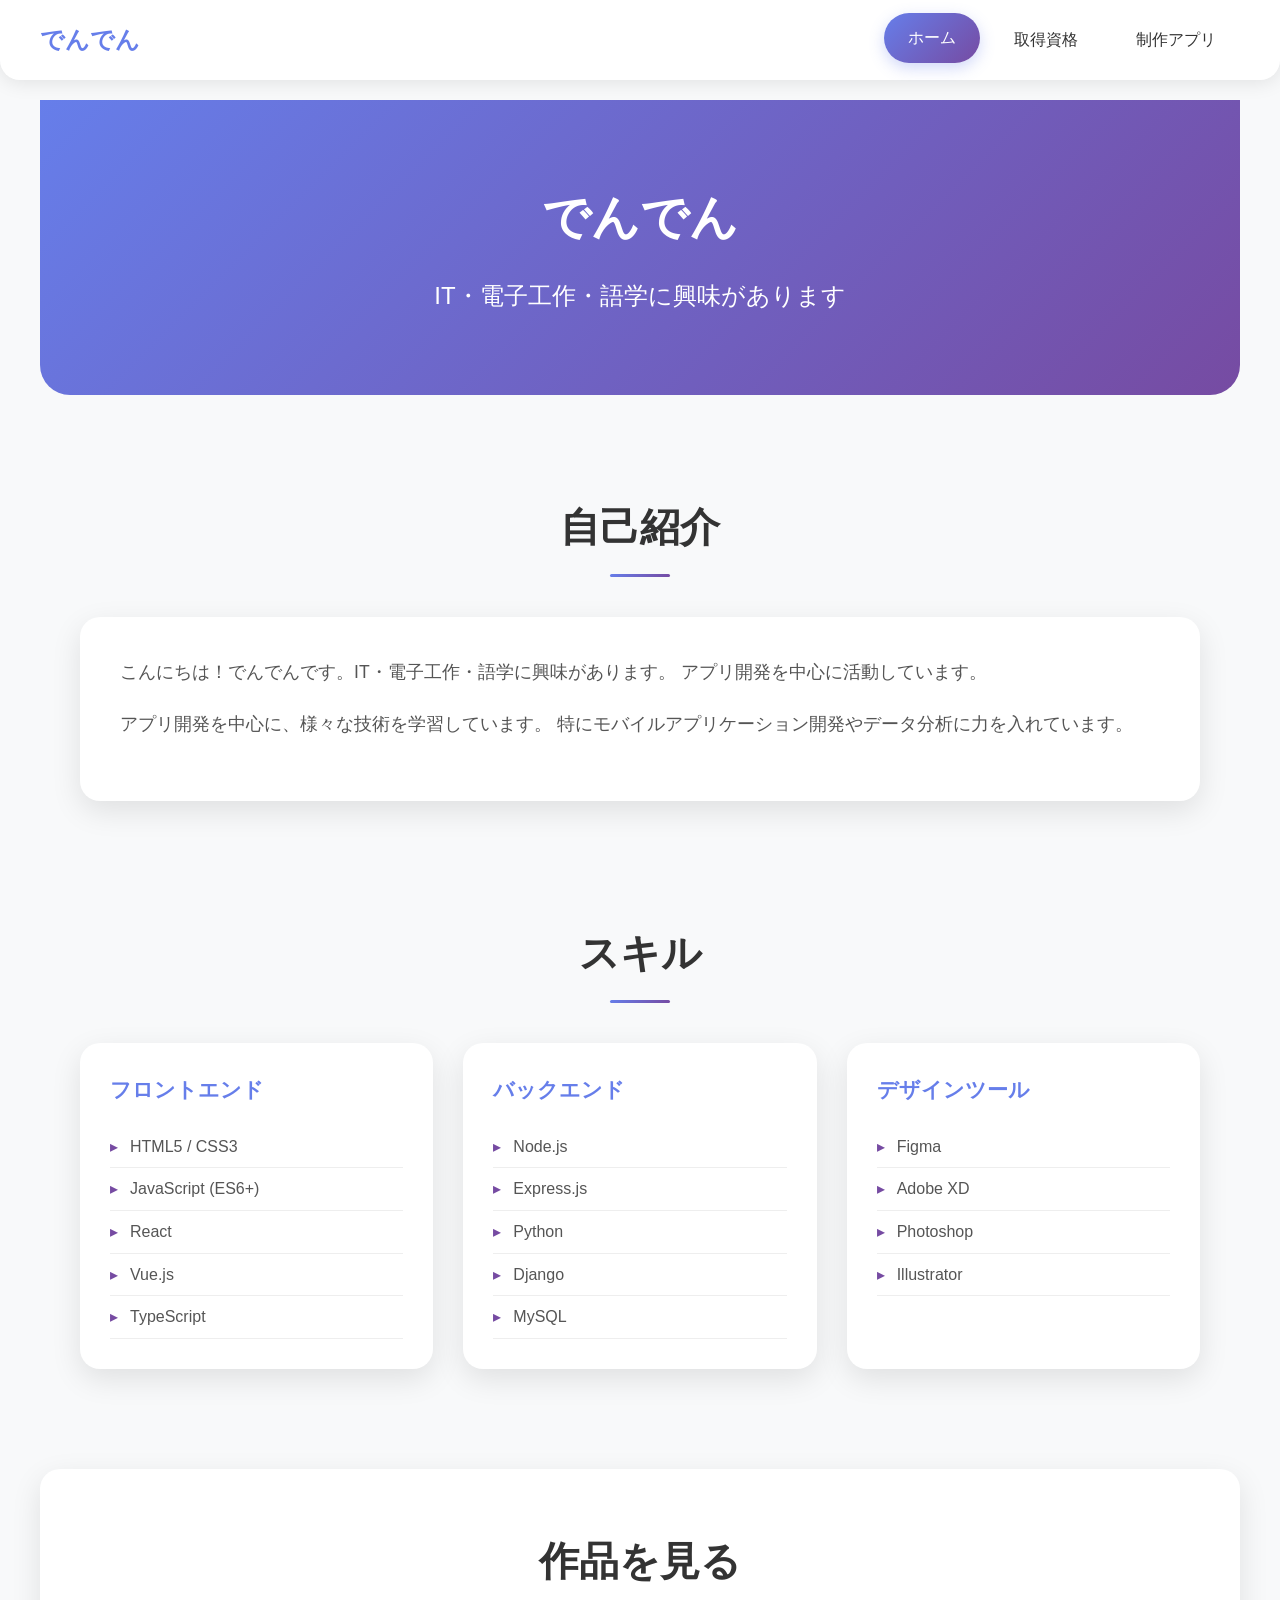
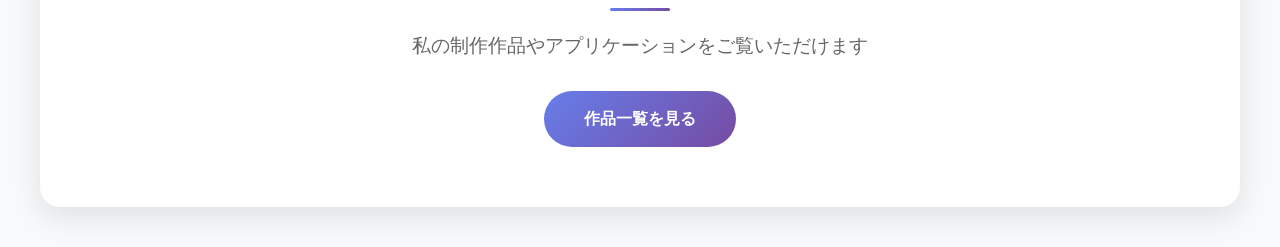
<file: index.html>
<!DOCTYPE html>
<html lang="ja">
<head>
    <meta charset="UTF-8">
    <meta name="viewport" content="width=device-width, initial-scale=1.0">
    <title>でんでんのポートフォリオ</title>
    <link rel="stylesheet" href="css/style.css">
</head>
<body>
    <!-- ナビゲーションバー -->
    <nav class="navbar">
        <a href="index.html" class="navbar-brand">でんでん</a>
        <ul class="navbar-nav">
            <li><a href="index.html" class="nav-link active">ホーム</a></li>
            <li><a href="qualifications.html" class="nav-link">取得資格</a></li>
            <li><a href="works.html" class="nav-link">制作アプリ</a></li>
        </ul>
    </nav>

    <!-- メインコンテンツ -->
    <main class="main-content">
        <header class="hero">
            <div class="hero-content">
                <h1>でんでん</h1>
                <p class="subtitle">IT・電子工作・語学に興味があります</p>
            </div>
        </header>

        <section class="about">
            <h2>自己紹介</h2>
            <div class="about-content">
                <div class="about-text">
                    <p>
                        こんにちは！でんでんです。IT・電子工作・語学に興味があります。
                        アプリ開発を中心に活動しています。
                    </p>
                    <p>
                        アプリ開発を中心に、様々な技術を学習しています。
                        特にモバイルアプリケーション開発やデータ分析に力を入れています。
                    </p>
                </div>
            </div>
        </section>

        <section class="skills">
            <h2>スキル</h2>
            <div class="skills-grid">
                <div class="skill-category">
                    <h3>フロントエンド</h3>
                    <ul>
                        <li>HTML5 / CSS3</li>
                        <li>JavaScript (ES6+)</li>
                        <li>React</li>
                        <li>Vue.js</li>
                        <li>TypeScript</li>
                    </ul>
                </div>
                <div class="skill-category">
                    <h3>バックエンド</h3>
                    <ul>
                        <li>Node.js</li>
                        <li>Express.js</li>
                        <li>Python</li>
                        <li>Django</li>
                        <li>MySQL</li>
                    </ul>
                </div>
                <div class="skill-category">
                    <h3>デザインツール</h3>
                    <ul>
                        <li>Figma</li>
                        <li>Adobe XD</li>
                        <li>Photoshop</li>
                        <li>Illustrator</li>
                    </ul>
                </div>
            </div>
        </section>

        <section class="cta">
            <h2>作品を見る</h2>
            <p>私の制作作品やアプリケーションをご覧いただけます</p>
            <a href="works.html" class="cta-button">作品一覧を見る</a>
        </section>
    </main>

    <script src="js/script.js"></script>
</body>
</html>
</file>
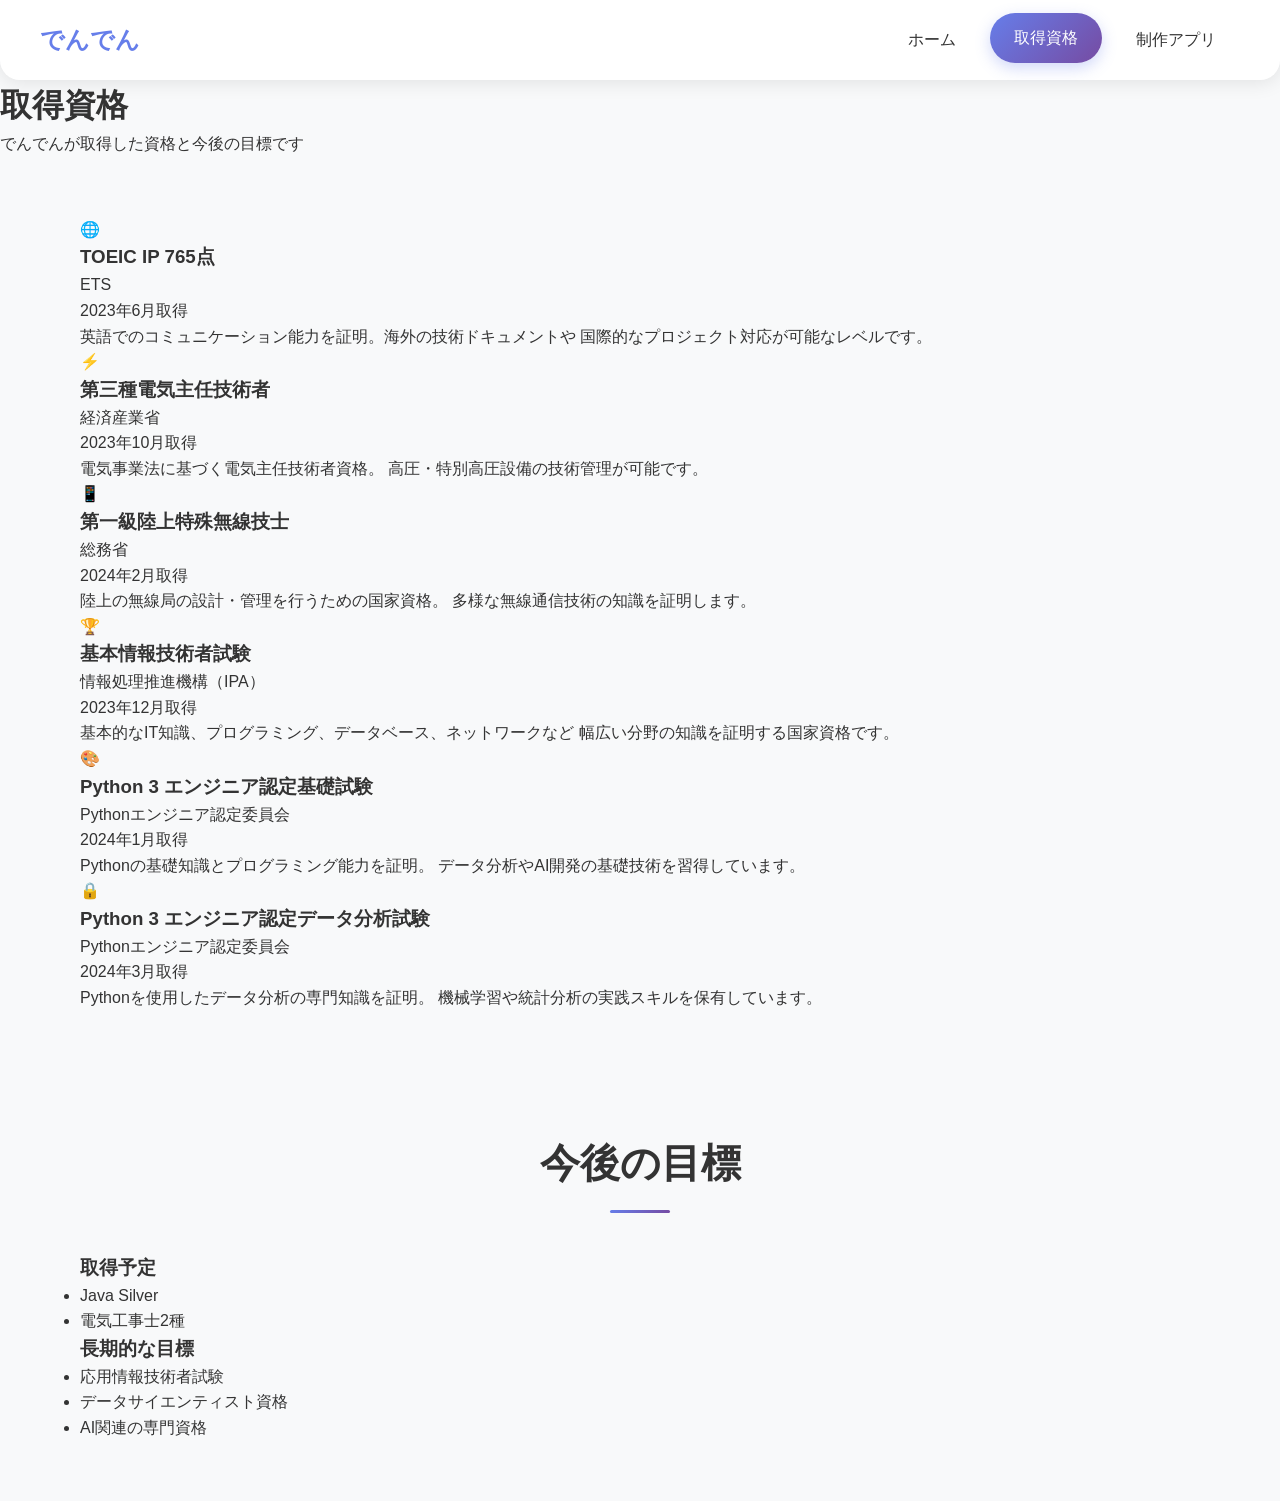
<file: qualifications.html>
<!DOCTYPE html>
<html lang="ja">
<head>
    <meta charset="UTF-8">
    <meta name="viewport" content="width=device-width, initial-scale=1.0">
    <title>取得資格 - でんでんのポートフォリオ</title>
    <link rel="stylesheet" href="css/style.css">
</head>
<body>
    <!-- ナビゲーションバー -->
    <nav class="navbar">
        <a href="index.html" class="navbar-brand">でんでん</a>
        <ul class="navbar-nav">
            <li><a href="index.html" class="nav-link">ホーム</a></li>
            <li><a href="qualifications.html" class="nav-link active">取得資格</a></li>
            <li><a href="works.html" class="nav-link">制作アプリ</a></li>
        </ul>
    </nav>

    <!-- メインコンテンツ -->
    <main class="main-content">
        <header class="page-header">
            <h1>取得資格</h1>
            <p>でんでんが取得した資格と今後の目標です</p>
        </header>

        <section class="qualifications-grid">
            <div class="qualification-card">
                <div class="qualification-icon">🌐</div>
                <div class="qualification-content">
                    <h3>TOEIC IP 765点</h3>
                    <p class="qualification-org">ETS</p>
                    <p class="qualification-date">2023年6月取得</p>
                    <p class="qualification-description">
                        英語でのコミュニケーション能力を証明。海外の技術ドキュメントや
                        国際的なプロジェクト対応が可能なレベルです。
                    </p>
                </div>
            </div>

            <div class="qualification-card">
                <div class="qualification-icon">⚡</div>
                <div class="qualification-content">
                    <h3>第三種電気主任技術者</h3>
                    <p class="qualification-org">経済産業省</p>
                    <p class="qualification-date">2023年10月取得</p>
                    <p class="qualification-description">
                        電気事業法に基づく電気主任技術者資格。
                        高圧・特別高圧設備の技術管理が可能です。
                    </p>
                </div>
            </div>

            <div class="qualification-card">
                <div class="qualification-icon">📱</div>
                <div class="qualification-content">
                    <h3>第一級陸上特殊無線技士</h3>
                    <p class="qualification-org">総務省</p>
                    <p class="qualification-date">2024年2月取得</p>
                    <p class="qualification-description">
                        陸上の無線局の設計・管理を行うための国家資格。
                        多様な無線通信技術の知識を証明します。
                    </p>
                </div>
            </div>

            <div class="qualification-card">
                <div class="qualification-icon">🏆</div>
                <div class="qualification-content">
                    <h3>基本情報技術者試験</h3>
                    <p class="qualification-org">情報処理推進機構（IPA）</p>
                    <p class="qualification-date">2023年12月取得</p>
                    <p class="qualification-description">
                        基本的なIT知識、プログラミング、データベース、ネットワークなど
                        幅広い分野の知識を証明する国家資格です。
                    </p>
                </div>
            </div>

            <div class="qualification-card">
                <div class="qualification-icon">🎨</div>
                <div class="qualification-content">
                    <h3>Python 3 エンジニア認定基礎試験</h3>
                    <p class="qualification-org">Pythonエンジニア認定委員会</p>
                    <p class="qualification-date">2024年1月取得</p>
                    <p class="qualification-description">
                        Pythonの基礎知識とプログラミング能力を証明。
                        データ分析やAI開発の基礎技術を習得しています。
                    </p>
                </div>
            </div>

            <div class="qualification-card">
                <div class="qualification-icon">🔒</div>
                <div class="qualification-content">
                    <h3>Python 3 エンジニア認定データ分析試験</h3>
                    <p class="qualification-org">Pythonエンジニア認定委員会</p>
                    <p class="qualification-date">2024年3月取得</p>
                    <p class="qualification-description">
                        Pythonを使用したデータ分析の専門知識を証明。
                        機械学習や統計分析の実践スキルを保有しています。
                    </p>
                </div>
            </div>
        </section>

        <section class="future-goals">
            <h2>今後の目標</h2>
            <div class="goals-grid">
                <div class="goal-card">
                    <h3>取得予定</h3>
                    <ul>
                        <li>Java Silver</li>
                        <li>電気工事士2種</li>
                    </ul>
                </div>
                <div class="goal-card">
                    <h3>長期的な目標</h3>
                    <ul>
                        <li>応用情報技術者試験</li>
                        <li>データサイエンティスト資格</li>
                        <li>AI関連の専門資格</li>
                    </ul>
                </div>
            </div>
        </section>
    </main>

    <script src="js/script.js"></script>
</body>
</html>
</file>
<file: css/style.css>
/* ========================================
   ポートフォリオサイト用スタイルシート
   Forest Mood - モダンUIデザイン
   ======================================== */

/* ベーススタイル */
* {
    margin: 0;
    padding: 0;
    box-sizing: border-box;
}

html {
    scroll-behavior: smooth;
}

body {
    font-family: 'Segoe UI', 'Hiragino Kaku Gothic ProN', 'Hiragino Sans', Meiryo, sans-serif;
    line-height: 1.6;
    color: #333;
    background: #f8f9fa;
    overflow-x: hidden;
    padding-top: 80px; /* ナビゲーションバーの高さ分 */
}

/* ========================================
   ナビゲーションバー
   ======================================== */
.navbar {
    position: fixed;
    top: 0;
    left: 0;
    right: 0;
    height: 80px;
    background: white;
    box-shadow: 0 2px 20px rgba(0, 0, 0, 0.1);
    z-index: 1000;
    display: flex;
    align-items: center;
    padding: 0 40px;
    border-radius: 0 0 20px 20px;
}

.navbar-brand {
    font-size: 1.5rem;
    font-weight: 700;
    color: #667eea;
    text-decoration: none;
    margin-right: auto;
    transition: color 0.3s ease;
}

.navbar-brand:hover {
    color: #764ba2;
}

.navbar-nav {
    display: flex;
    list-style: none;
    gap: 10px;
}

.navbar-nav a {
    display: block;
    padding: 12px 24px;
    color: #333;
    text-decoration: none;
    border-radius: 25px;
    transition: all 0.3s ease;
    font-weight: 500;
    position: relative;
    overflow: hidden;
}

.navbar-nav a::before {
    content: '';
    position: absolute;
    top: 0;
    left: -100%;
    width: 100%;
    height: 100%;
    background: linear-gradient(135deg, #667eea 0%, #764ba2 100%);
    transition: left 0.3s ease;
    z-index: -1;
}

.navbar-nav a:hover::before,
.navbar-nav a.active::before {
    left: 0;
}

.navbar-nav a:hover,
.navbar-nav a.active {
    color: white;
    transform: translateY(-2px);
    box-shadow: 0 5px 15px rgba(102, 126, 234, 0.3);
}

/* ========================================
   メインコンテンツ
   ======================================== */
.main-content {
    min-height: 100vh;
    transition: margin-left 0.3s ease;
}

/* ========================================
   ヒーローセクション（ホームページ）
   ======================================== */
.hero {
    background: linear-gradient(135deg, #667eea 0%, #764ba2 100%);
    color: white;
    padding: 80px 40px;
    text-align: center;
    border-radius: 0 0 30px 30px;
    margin: 20px 40px 40px;
}

.hero-content h1 {
    font-size: 3rem;
    font-weight: 700;
    margin-bottom: 20px;
    animation: fadeInUp 0.8s ease;
}

.subtitle {
    font-size: 1.5rem;
    opacity: 0.9;
    animation: fadeInUp 0.8s ease 0.2s both;
}

/* ========================================
   セクション共通スタイル
   ======================================== */
section {
    padding: 60px 40px;
    max-width: 1200px;
    margin: 0 auto;
}

section h2 {
    font-size: 2.5rem;
    margin-bottom: 40px;
    text-align: center;
    color: #333;
    position: relative;
}

section h2::after {
    content: '';
    display: block;
    width: 60px;
    height: 3px;
    background: linear-gradient(135deg, #667eea 0%, #764ba2 100%);
    margin: 15px auto 0;
    border-radius: 2px;
}

/* ========================================
   自己紹介セクション
   ======================================== */
.about-content {
    background: white;
    padding: 40px;
    border-radius: 20px;
    box-shadow: 0 10px 30px rgba(0, 0, 0, 0.1);
    transition: transform 0.3s ease, box-shadow 0.3s ease;
}

.about-content:hover {
    transform: translateY(-5px);
    box-shadow: 0 15px 40px rgba(0, 0, 0, 0.15);
}

.about-text p {
    font-size: 1.1rem;
    margin-bottom: 20px;
    line-height: 1.8;
    color: #555;
}

/* ========================================
   スキルセクション
   ======================================== */
.skills-grid {
    display: grid;
    grid-template-columns: repeat(auto-fit, minmax(300px, 1fr));
    gap: 30px;
}

.skill-category {
    background: white;
    padding: 30px;
    border-radius: 20px;
    box-shadow: 0 10px 30px rgba(0, 0, 0, 0.1);
    transition: transform 0.3s ease, box-shadow 0.3s ease;
}

.skill-category:hover {
    transform: translateY(-5px);
    box-shadow: 0 15px 40px rgba(0, 0, 0, 0.15);
}

.skill-category h3 {
    font-size: 1.3rem;
    margin-bottom: 20px;
    color: #667eea;
}

.skill-category ul {
    list-style: none;
}

.skill-category li {
    padding: 8px 0;
    border-bottom: 1px solid #eee;
    position: relative;
    padding-left: 20px;
    color: #555;
}

.skill-category li::before {
    content: '▸';
    position: absolute;
    left: 0;
    color: #764ba2;
}

/* ========================================
   CTAセクション
   ======================================== */
.cta {
    text-align: center;
    background: white;
    padding: 60px 40px;
    margin: 40px;
    border-radius: 20px;
    box-shadow: 0 10px 30px rgba(0, 0, 0, 0.1);
}

.cta h2 {
    margin-bottom: 20px;
}

.cta p {
    font-size: 1.2rem;
    margin-bottom: 30px;
    color: #666;
}

.cta-button {
    display: inline-block;
    background: linear-gradient(135deg, #667eea 0%, #764ba2 100%);
    color: white;
    padding: 15px 40px;
    text-decoration: none;
    border-radius: 50px;
    font-weight: 600;
    transition: transform 0.3s ease, box-shadow 0.3s ease;
}

.cta-button:hover {
    transform: translateY(-2px);
    box-shadow: 0 10px 25px rgba(102, 126, 234, 0.4);
}

/* ========================================
   作品カードスタイル
   ======================================== */
.work-card {
    background: white;
    border-radius: 20px;
    overflow: hidden;
    box-shadow: 0 10px 30px rgba(0, 0, 0, 0.1);
    transition: transform 0.3s ease, box-shadow 0.3s ease;
}

.work-card:hover {
    transform: translateY(-10px);
    box-shadow: 0 20px 50px rgba(0, 0, 0, 0.15);
}

.work-image {
    height: 200px;
    overflow: hidden;
}

.work-image img {
    width: 100%;
    height: 100%;
    object-fit: cover;
    transition: transform 0.3s ease;
}

.work-card:hover .work-image img {
    transform: scale(1.05);
}

.work-content {
    padding: 25px;
}

.work-content h3 {
    font-size: 1.4rem;
    margin-bottom: 15px;
    color: #333;
}

.work-description {
    color: #666;
    margin-bottom: 20px;
    line-height: 1.6;
}

.work-tech {
    display: flex;
    flex-wrap: wrap;
    gap: 8px;
    margin-bottom: 20px;
}

.tech-tag {
    background: #f0f2ff;
    color: #667eea;
    padding: 5px 12px;
    border-radius: 20px;
    font-size: 0.85rem;
    font-weight: 500;
}

.work-link {
    display: inline-block;
    color: #667eea;
    text-decoration: none;
    font-weight: 600;
    transition: color 0.3s ease;
}

.work-link:hover {
    color: #764ba2;
}

.work-link.coming-soon {
    color: #999;
    cursor: not-allowed;
}

/* ========================================
   アニメーション
   ======================================== */
@keyframes fadeInUp {
    from {
        opacity: 0;
        transform: translateY(30px);
    }
    to {
        opacity: 1;
        transform: translateY(0);
    }
}

/* ========================================
   レスポンシブデザイン
   ======================================== */

/* タブレットサイズ */
@media (max-width: 768px) {
    .navbar {
        padding: 0 20px;
    }
    
    .navbar-nav {
        flex-wrap: wrap;
        gap: 5px;
    }
    
    .navbar-nav a {
        padding: 8px 16px;
        font-size: 0.9rem;
    }
    
    .hero {
        padding: 60px 30px;
        margin: 20px 30px 40px;
    }
    
    .hero-content h1 {
        font-size: 2.5rem;
    }
    
    .subtitle {
        font-size: 1.2rem;
    }
    
    section {
        padding: 40px 30px;
    }
    
    section h2 {
        font-size: 2rem;
    }
    
    .skills-grid,
    .goals-grid,
    .features-grid,
    .tech-stack-grid {
        grid-template-columns: 1fr;
    }
    
    .qualifications-grid {
        grid-template-columns: 1fr;
    }
    
    .works-grid {
        grid-template-columns: 1fr;
    }
    
    .overview-content {
        grid-template-columns: 1fr;
        text-align: center;
    }
    
    .overview-text h2 {
        text-align: center;
    }
    
    .gallery-grid {
        grid-template-columns: repeat(auto-fit, minmax(200px, 1fr));
    }
    
    .work-navigation {
        flex-direction: column;
        gap: 20px;
        text-align: center;
    }
}

/* スマートフォンサイズ */
@media (max-width: 480px) {
    .navbar {
        height: auto;
        min-height: 80px;
        padding: 15px 20px;
        flex-direction: column;
        gap: 15px;
    }
    
    .navbar-brand {
        margin-right: 0;
        font-size: 1.3rem;
    }
    
    .navbar-nav {
        width: 100%;
        justify-content: center;
        flex-wrap: wrap;
    }
    
    .navbar-nav a {
        padding: 8px 12px;
        font-size: 0.85rem;
        flex: 1;
        text-align: center;
        min-width: 80px;
    }
    
    body {
        padding-top: 120px;
    }
    
    .hero {
        padding: 40px 20px;
        margin: 20px 20px 40px;
        border-radius: 15px;
    }
    
    .hero-content h1 {
        font-size: 2rem;
    }
    
    .subtitle {
        font-size: 1rem;
    }
    
    section {
        padding: 30px 20px;
    }
    
    section h2 {
        font-size: 1.8rem;
    }
    
    .cta {
        margin: 20px;
        padding: 40px 20px;
        border-radius: 15px;
    }
    
    .page-header {
        padding: 40px 20px 30px;
    }
    
    .page-header h1 {
        font-size: 2rem;
    }
    
    .qualification-card {
        flex-direction: column;
        text-align: center;
    }
    
    .qualification-icon {
        margin-right: 0;
        margin-bottom: 15px;
    }
    
    .work-card {
        margin: 0 10px;
        border-radius: 15px;
    }
    
    .filter-section {
        margin: 0 20px 30px;
        padding: 30px 20px;
        border-radius: 15px;
    }
    
    .filter-buttons {
        flex-direction: column;
        align-items: center;
    }
    
    .filter-btn {
        width: 200px;
    }
    
    .work-detail-header {
        margin: 0 20px 30px;
        padding: 30px 20px;
        border-radius: 15px;
    }
    
    .work-detail-header h1 {
        font-size: 2rem;
    }
    
    .overview-content {
        margin: 0 20px 30px;
        padding: 30px 20px;
        border-radius: 15px;
    }
    
    .breadcrumb {
        padding: 15px 20px;
    }
    
    .links-grid {
        grid-template-columns: 1fr;
    }
    
    .challenges-grid {
        grid-template-columns: 1fr;
    }
    
    .work-navigation {
        padding: 30px 20px;
    }
    
    .nav-btn {
        width: 100%;
        text-align: center;
    }
}

/* ========================================
   ユーティリティクラス
   ======================================== */
.text-center {
    text-align: center;
}

.mb-20 {
    margin-bottom: 20px;
}

.mt-20 {
    margin-top: 20px;
}

.hidden {
    display: none;
}

/* ========================================
   アクセシビリティ対応
   ======================================== */
@media (prefers-reduced-motion: reduce) {
    * {
        animation-duration: 0.01ms !important;
        animation-iteration-count: 1 !important;
        transition-duration: 0.01ms !important;
    }
}

/* フォーカス表示 */
a:focus,
button:focus {
    outline: 2px solid #667eea;
    outline-offset: 2px;
}

/* ========================================
   プリント用スタイル
   ======================================== */
@media print {
    .navbar,
    .work-navigation,
    .filter-section {
        display: none;
    }
    
    body {
        padding-top: 0;
    }
    
    .hero {
        background: none;
        color: #333;
    }
}
</file>
